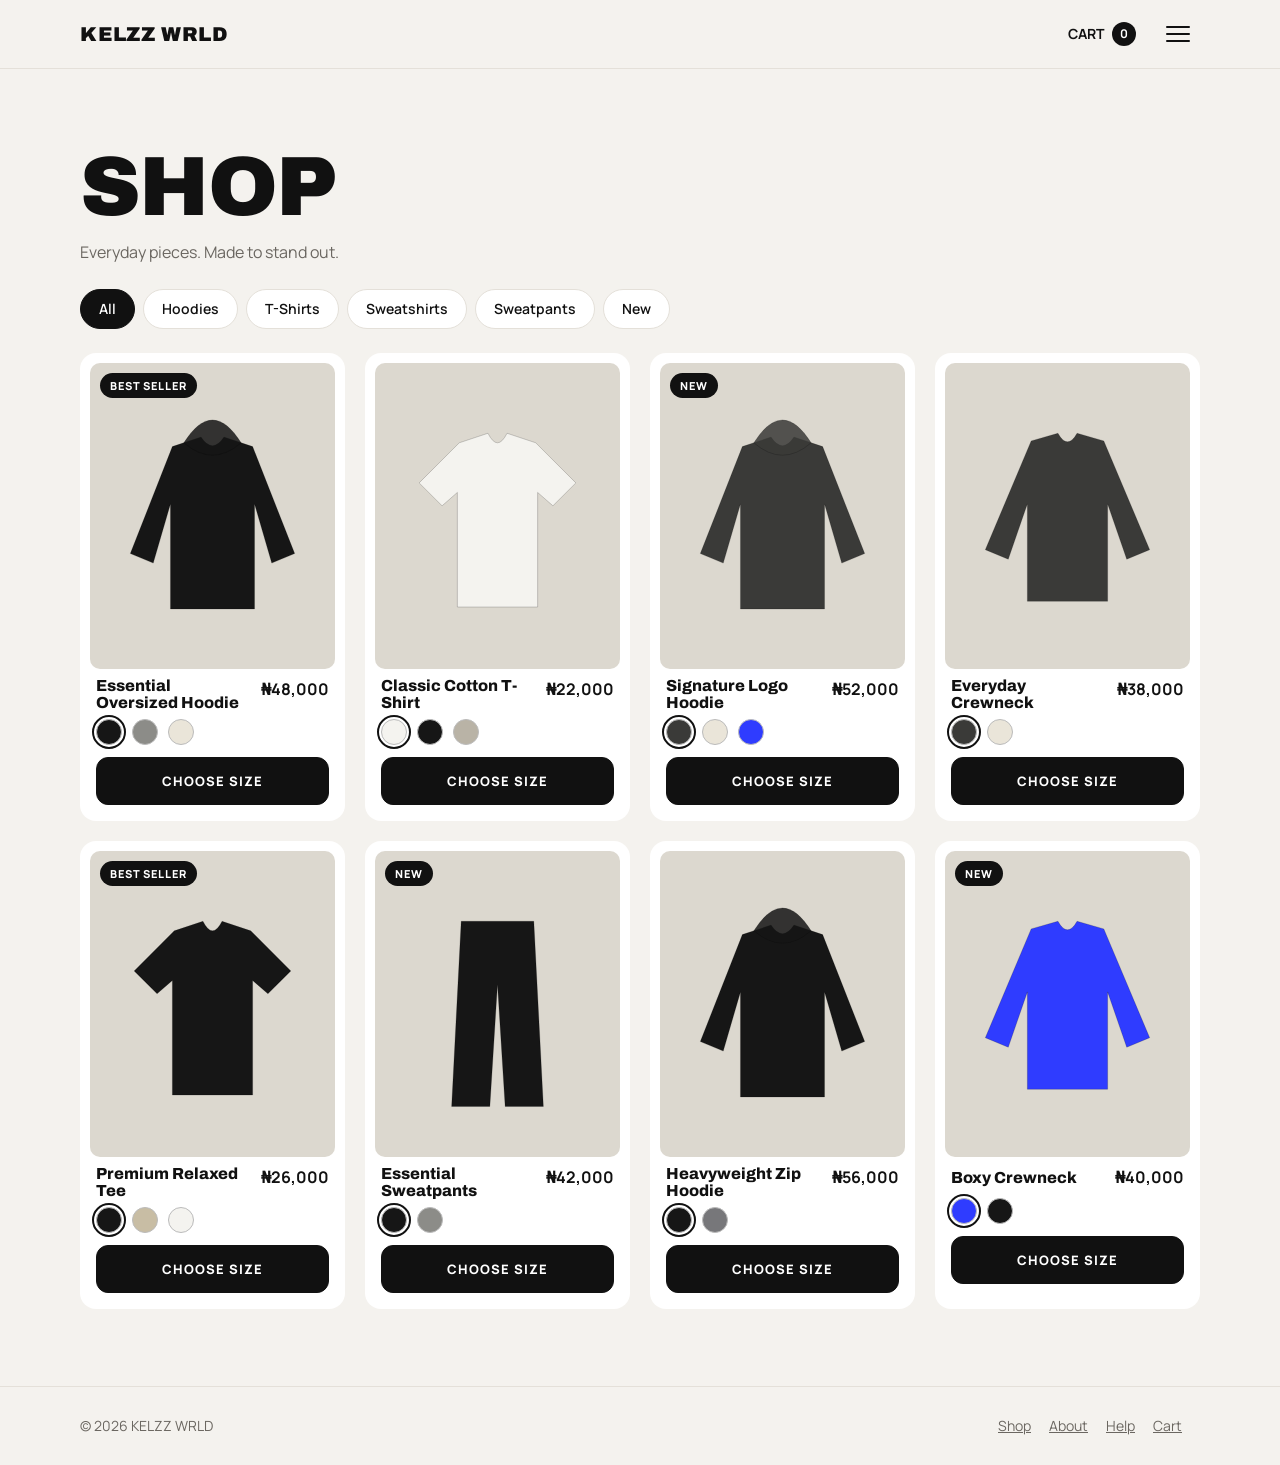
<file: index.html>
<!doctype html><html lang="en"><head><meta charset="utf-8"><meta name="viewport" content="width=device-width,initial-scale=1"><link href="https://fonts.googleapis.com/css2?family=Archivo:wght@800;900&family=Manrope:wght@400;600;700;800&display=swap" rel="stylesheet"><link rel="stylesheet" href="site.css"><title>Shop | KELZZ WRLD</title><meta name="description" content="Hoodies, tees, sweatshirts and sweatpants."></head>
<body data-page="shop"><main class="wrap sec"><h1>Shop</h1><p class="mut" style="margin-top:12px">Everyday pieces. Made to stand out.</p>
<div class="chips" id="cats" role="group" aria-label="Filter by category"></div><div class="grid" id="grid"></div></main>
<dialog id="pdp" aria-label="Product details"></dialog><script src="site.js"></script></body></html>
</file>
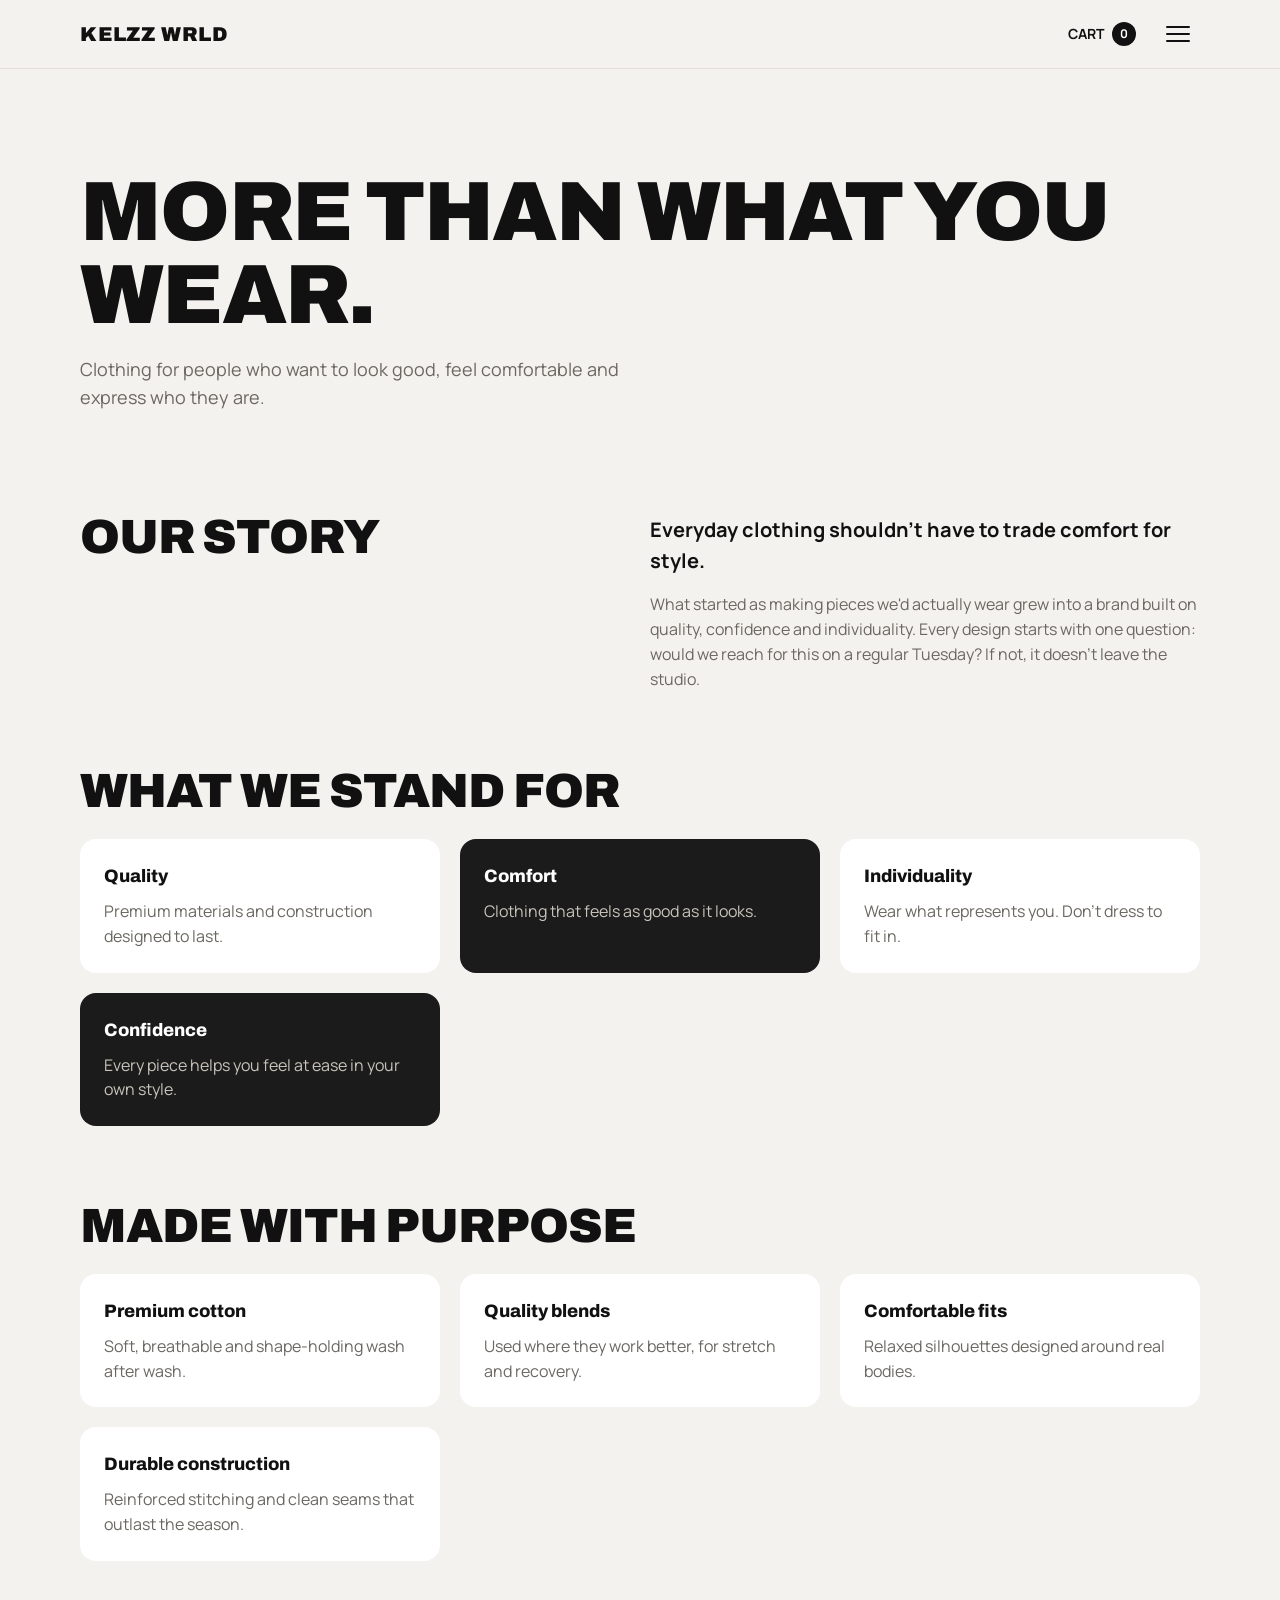
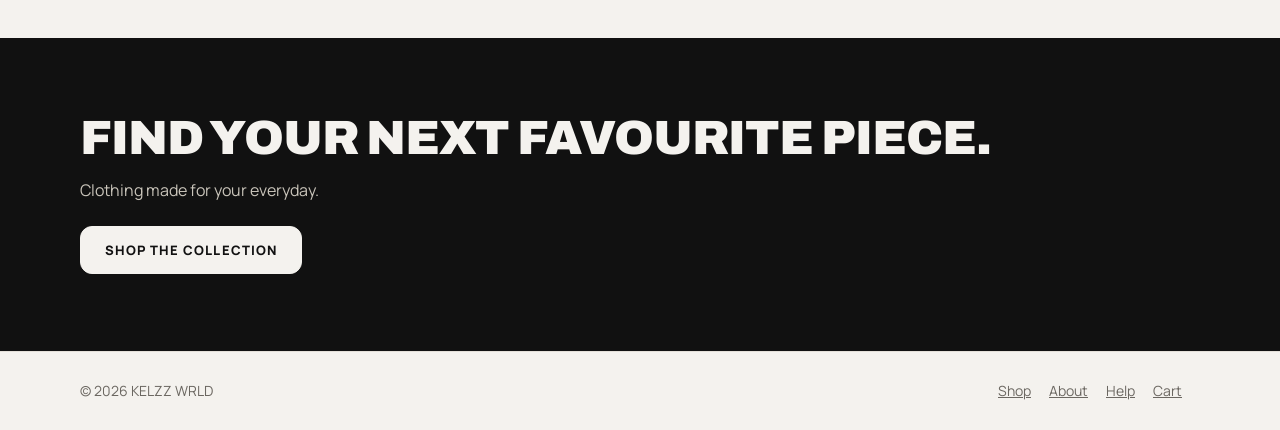
<file: about.html>
<!doctype html><html lang="en"><head><meta charset="utf-8"><meta name="viewport" content="width=device-width,initial-scale=1"><link href="https://fonts.googleapis.com/css2?family=Archivo:wght@800;900&family=Manrope:wght@400;600;700;800&display=swap" rel="stylesheet"><link rel="stylesheet" href="site.css"><title>About</title></head>
<body data-page="about"><main>
<section class="wrap hero"><h1>More than what you wear.</h1><p>Clothing for people who want to look good, feel comfortable and express who they are.</p></section>
<section class="wrap sec" style="padding-top:0"><div class="two"><div><h2>Our story</h2></div><div><p style="font-size:20px;font-weight:700">Everyday clothing shouldn't have to trade comfort for style.</p><p class="mut" style="margin-top:16px">What started as making pieces we'd actually wear grew into a brand built on quality, confidence and individuality. Every design starts with one question: would we reach for this on a regular Tuesday? If not, it doesn't leave the studio.</p></div></div></section>
<section class="wrap sec" style="padding-top:0"><h2 style="margin-bottom:24px">What we stand for</h2><div class="two">
<div class="box"><h3>Quality</h3><p class="mut">Premium materials and construction designed to last.</p></div><div class="box dk"><h3>Comfort</h3><p>Clothing that feels as good as it looks.</p></div><div class="box"><h3>Individuality</h3><p class="mut">Wear what represents you. Don't dress to fit in.</p></div><div class="box dk"><h3>Confidence</h3><p>Every piece helps you feel at ease in your own style.</p></div></div></section>
<section class="wrap sec" style="padding-top:0"><h2 style="margin-bottom:24px">Made with purpose</h2><div class="two">
<div class="box"><h3>Premium cotton</h3><p class="mut">Soft, breathable and shape-holding wash after wash.</p></div><div class="box"><h3>Quality blends</h3><p class="mut">Used where they work better, for stretch and recovery.</p></div><div class="box"><h3>Comfortable fits</h3><p class="mut">Relaxed silhouettes designed around real bodies.</p></div><div class="box"><h3>Durable construction</h3><p class="mut">Reinforced stitching and clean seams that outlast the season.</p></div></div></section>
<section class="band"><div class="wrap sec"><h2>Find your next favourite piece.</h2><p>Clothing made for your everyday.</p><a class="btn" href="index.html">Shop the collection</a></div></section></main><script src="site.js"></script></body></html>
</file>
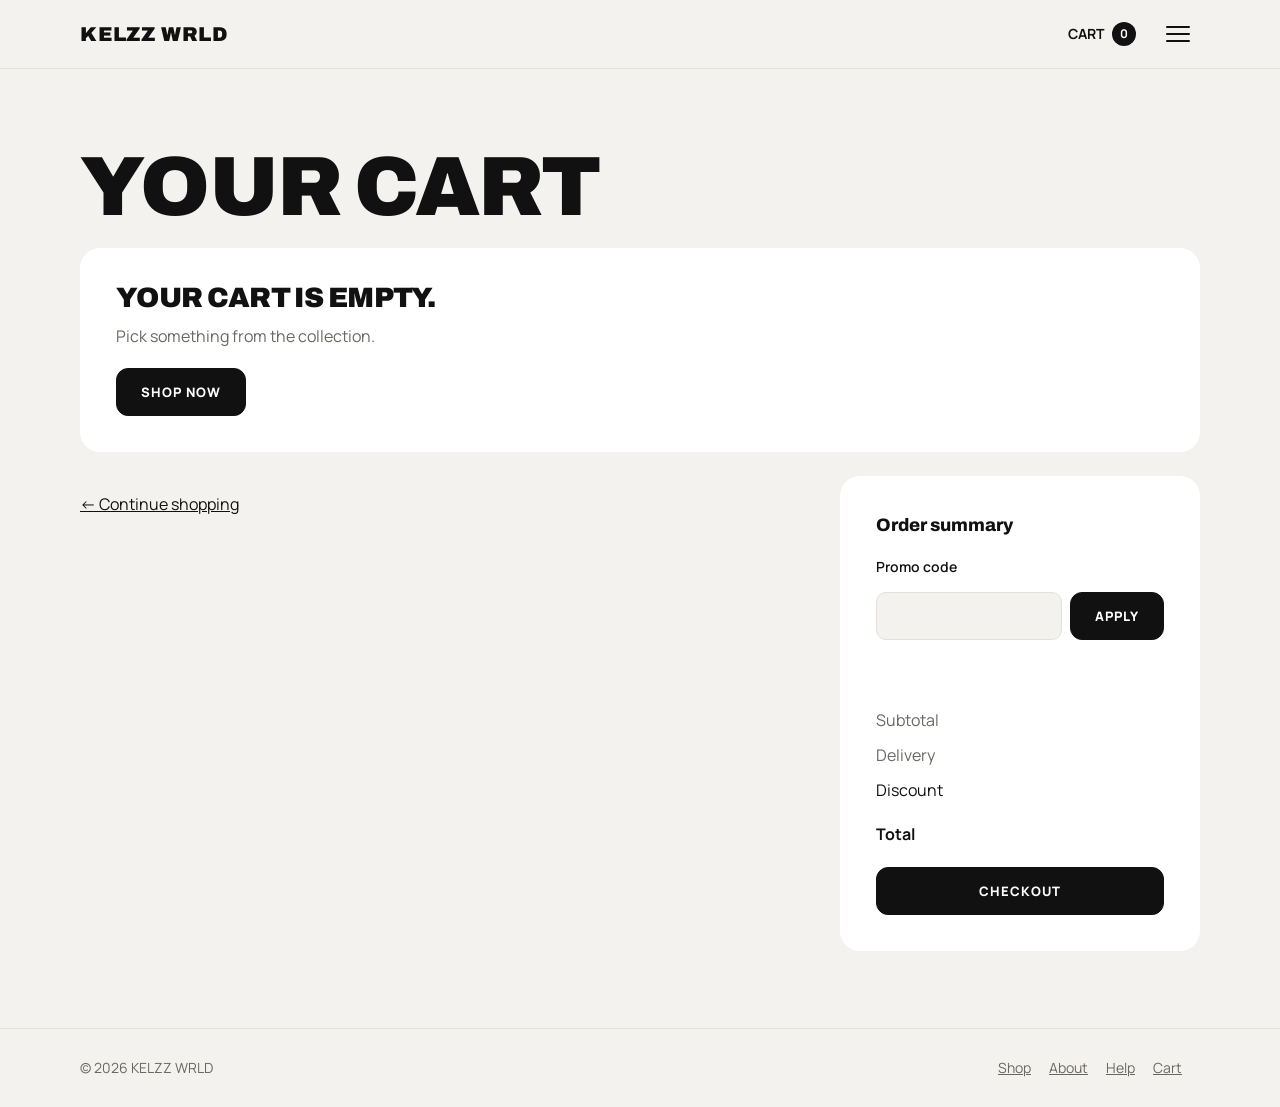
<file: cart.html>
<!doctype html><html lang="en"><head><meta charset="utf-8"><meta name="viewport" content="width=device-width,initial-scale=1"><link href="https://fonts.googleapis.com/css2?family=Archivo:wght@800;900&family=Manrope:wght@400;600;700;800&display=swap" rel="stylesheet"><link rel="stylesheet" href="site.css"><title>Your cart</title></head>
<body data-page="cart"><main class="wrap sec"><h1>Your cart</h1>
<div id="empty" class="panel" hidden><h2 style="font-size:28px">Your cart is empty.</h2><p class="mut" style="margin:12px 0 20px">Pick something from the collection.</p><a class="btn" href="index.html">Shop now</a></div>
<div id="full" class="cart" style="margin-top:24px" hidden><section><div id="lines"></div><p style="margin-top:16px"><a href="index.html">← Continue shopping</a></p></section>
<aside class="panel" style="margin:0"><h3>Order summary</h3>
<form id="promo" style="margin-top:16px"><label class="f" for="pc">Promo code</label><div class="inline"><input id="pc" autocomplete="off"><button class="btn" type="submit">Apply</button></div><p class="err" id="perr" role="alert"></p><p id="applied" style="font-weight:700"></p></form>
<dl><dt class="mut">Subtotal</dt><dd id="sub"></dd><dt class="mut">Delivery</dt><dd id="ship"></dd><span id="disc-row" hidden style="display:contents"><dt>Discount</dt><dd id="disc"></dd></span></dl>
<div class="row" style="justify-content:space-between"><b>Total</b><span class="tot" id="total"></span></div>
<button class="btn full" id="go" style="margin-top:20px">Checkout</button></aside></div></main><script src="site.js"></script></body></html>
</file>
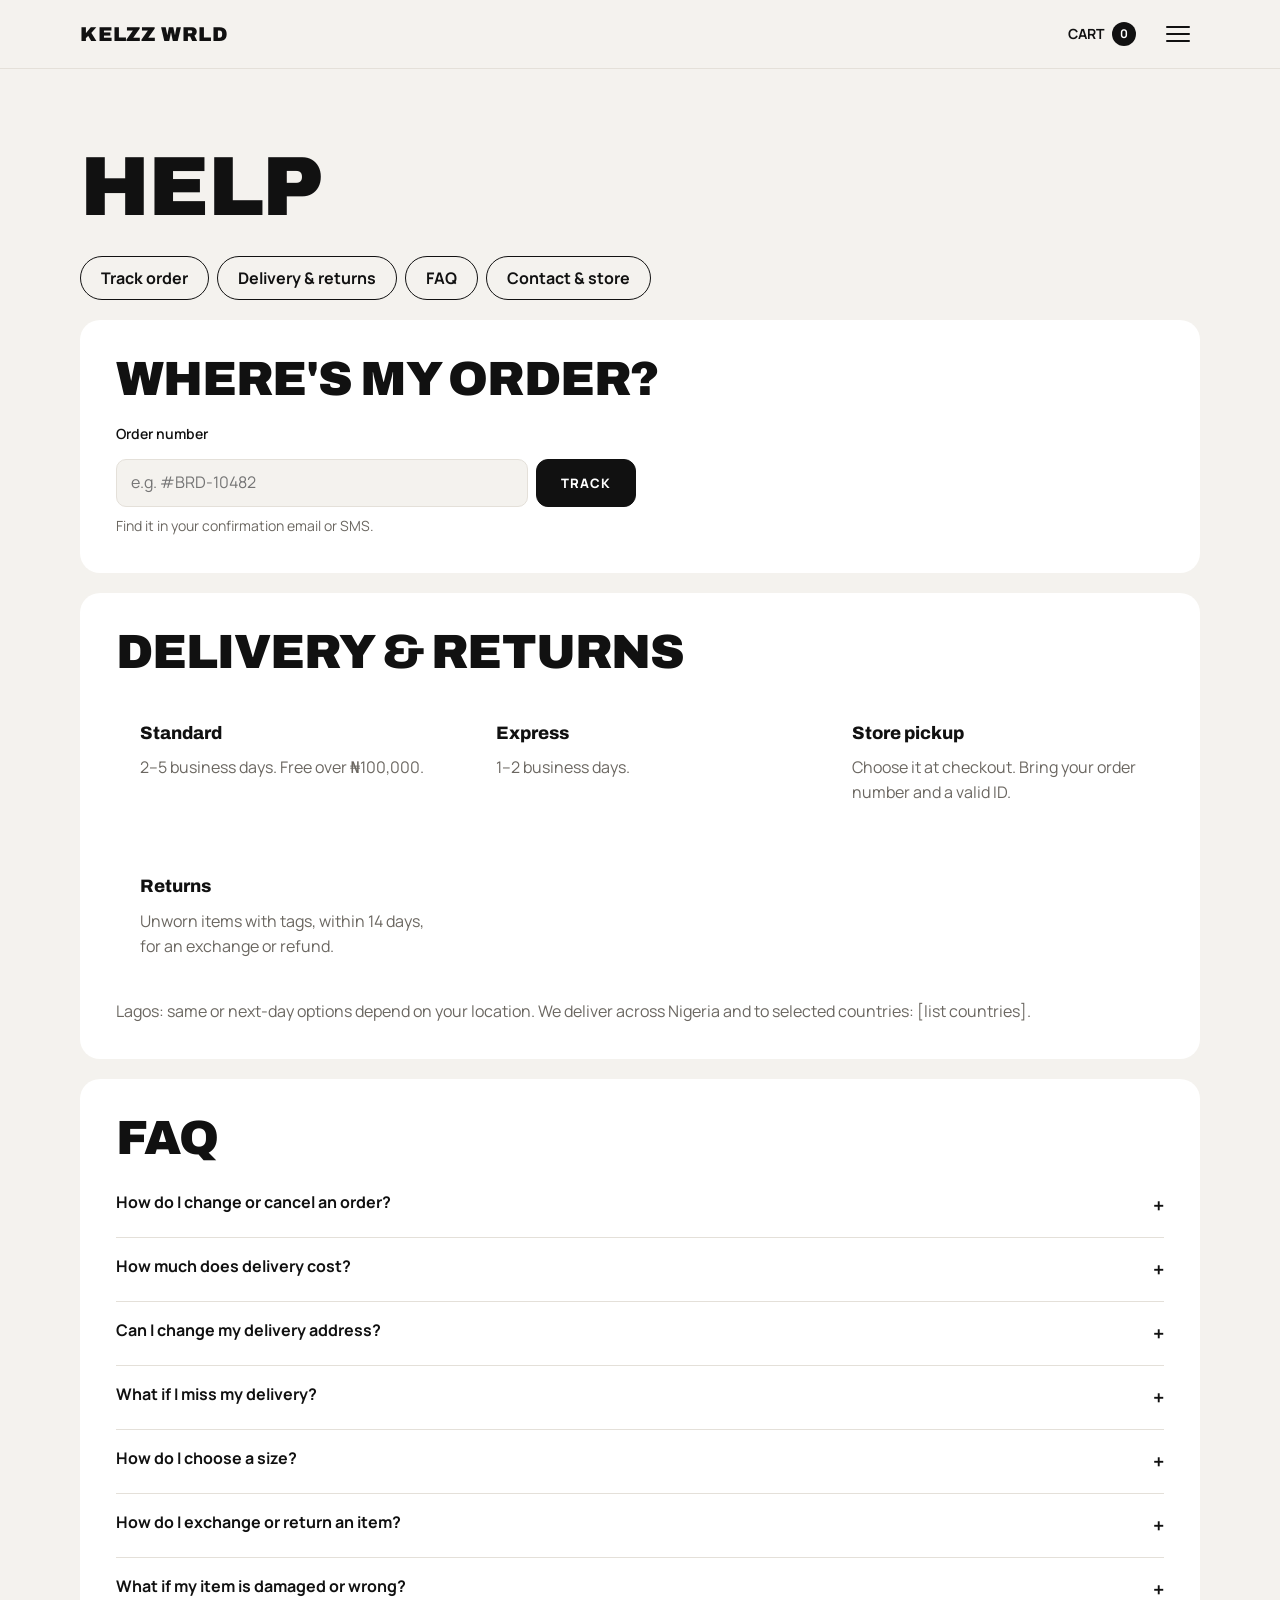
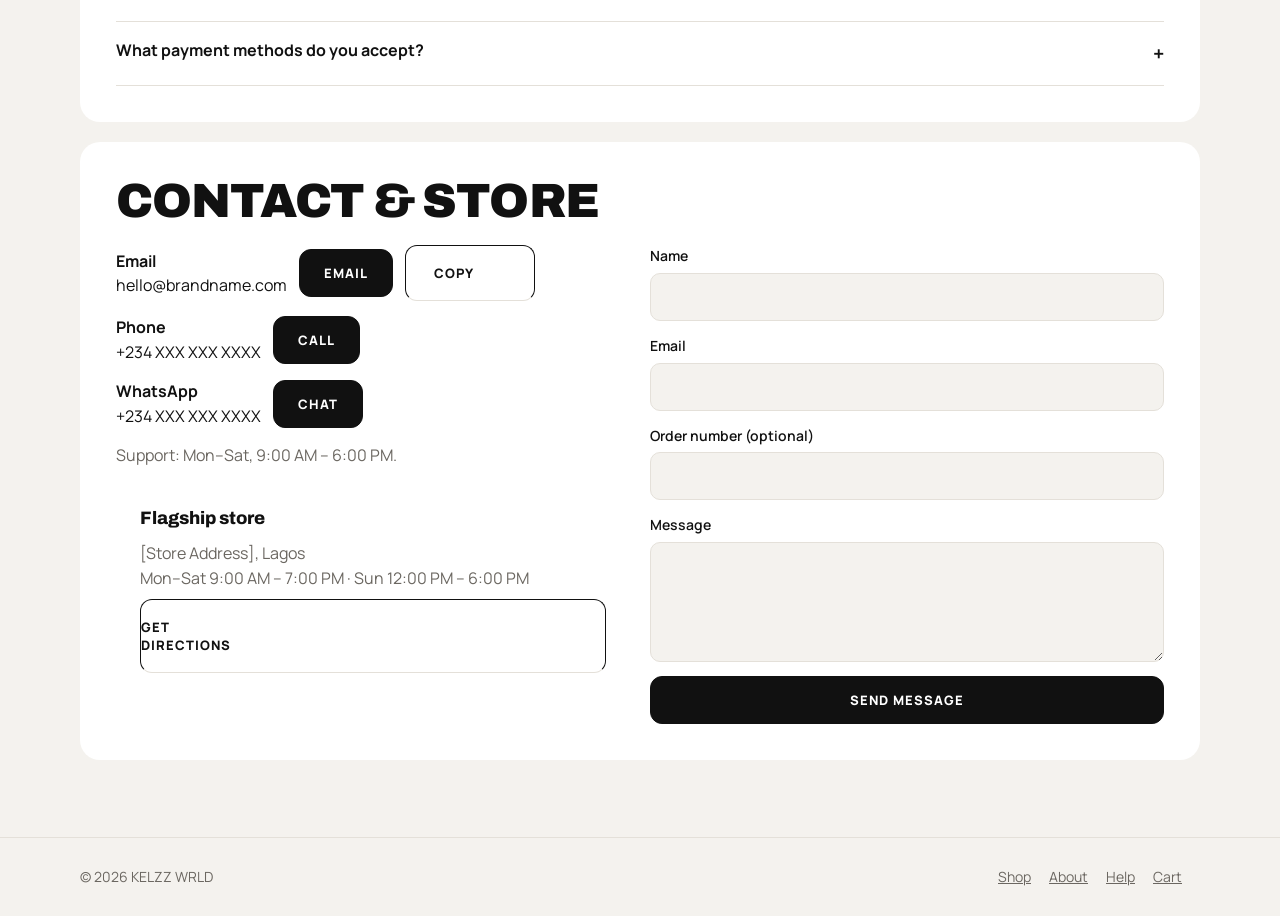
<file: help.html>
<!doctype html><html lang="en"><head><meta charset="utf-8"><meta name="viewport" content="width=device-width,initial-scale=1"><link href="https://fonts.googleapis.com/css2?family=Archivo:wght@800;900&family=Manrope:wght@400;600;700;800&display=swap" rel="stylesheet"><link rel="stylesheet" href="site.css"><title>Help | Track, delivery, FAQ, contact</title></head>
<body data-page="help"><main class="wrap sec"><h1>Help</h1>
<nav class="subnav" aria-label="Help sections"><a href="#track">Track order</a><a href="#delivery">Delivery &amp; returns</a><a href="#faq">FAQ</a><a href="#contact">Contact &amp; store</a></nav>
<section id="track" class="panel"><h2>Where's my order?</h2><form id="trackForm" style="margin-top:20px;max-width:520px"><label class="f" for="on">Order number</label><div class="inline"><input id="on" placeholder="e.g. #BRD-10482" autocomplete="off"><button class="btn" type="submit">Track</button></div></form><p class="mut" style="margin-top:8px;font-size:14px">Find it in your confirmation email or SMS.</p><div id="res" aria-live="polite"></div></section>
<section id="delivery" class="panel"><h2>Delivery &amp; returns</h2><div class="two" style="margin-top:20px">
<div class="box"><h3>Standard</h3><p class="mut">2–5 business days. Free over ₦100,000.</p></div><div class="box"><h3>Express</h3><p class="mut">1–2 business days.</p></div><div class="box"><h3>Store pickup</h3><p class="mut">Choose it at checkout. Bring your order number and a valid ID.</p></div><div class="box"><h3>Returns</h3><p class="mut">Unworn items with tags, within 14 days, for an exchange or refund.</p></div></div>
<p class="mut" style="margin-top:16px">Lagos: same or next-day options depend on your location. We deliver across Nigeria and to selected countries: [list countries].</p></section>
<section id="faq" class="panel"><h2>FAQ</h2><div style="margin-top:12px">
<details><summary>How do I change or cancel an order?</summary><p>Contact us with your order number as soon as you can. We can change or cancel while it's still being prepared. After it ships, return it once delivered.</p></details>
<details><summary>How much does delivery cost?</summary><p>It depends on your location and option. You'll see the exact amount at checkout. Standard delivery is free over ₦100,000.</p></details>
<details><summary>Can I change my delivery address?</summary><p>Yes, while your order is being prepared. Once shipped, it depends on the delivery partner.</p></details>
<details><summary>What if I miss my delivery?</summary><p>The delivery partner will contact you to try again. Message us if you can't be reached at the address.</p></details>
<details><summary>How do I choose a size?</summary><p>Open any product and tap Size guide. Compare the measurements to a piece you own that fits well. Most pieces are relaxed, so size down for a closer fit.</p></details>
<details><summary>How do I exchange or return an item?</summary><p>Send us your order number and the size you want within 14 days of delivery. Items must be unworn with tags attached.</p></details>
<details><summary>What if my item is damaged or wrong?</summary><p>Contact us with your order number and a photo. We'll send a replacement or refund you at no cost.</p></details>
<details><summary>What payment methods do you accept?</summary><p>[List accepted methods.] The options available to you appear at checkout.</p></details>
</div></section>
<section id="contact" class="panel"><h2>Contact &amp; store</h2><div class="two" style="margin-top:20px"><div style="display:grid;gap:14px;align-content:start">
<div class="row"><span><b>Email</b><br>hello@brandname.com</span><a class="btn" href="mailto:hello@brandname.com">Email</a><button class="btn line" data-copy="hello@brandname.com">Copy</button></div>
<div class="row"><span><b>Phone</b><br>+234 XXX XXX XXXX</span><a class="btn" href="tel:+234XXXXXXXXXX">Call</a></div>
<div class="row"><span><b>WhatsApp</b><br>+234 XXX XXX XXXX</span><a class="btn" href="https://wa.me/234XXXXXXXXXX">Chat</a></div>
<p class="mut">Support: Mon–Sat, 9:00 AM – 6:00 PM.</p>
<div class="box"><h3>Flagship store</h3><p class="mut">[Store Address], Lagos<br>Mon–Sat 9:00 AM – 7:00 PM · Sun 12:00 PM – 6:00 PM</p><a class="btn line" href="https://www.google.com/maps/dir/?api=1&destination=Lagos%2C+Nigeria" target="_blank" rel="noopener">Get directions</a></div></div>
<div><form id="msg"><label class="f">Name<input name="n" required autocomplete="name"></label><label class="f">Email<input name="e" type="email" required autocomplete="email"></label><label class="f">Order number (optional)<input name="o"></label><label class="f">Message<textarea name="m" required></textarea></label><button class="btn" type="submit">Send message</button></form><p id="thanks" role="status" hidden><b>Thanks. We'll get back to you as soon as possible.</b></p></div></div></section></main><script src="site.js"></script></body></html>
</file>
<file: site.css>
:root{--bg:#F4F2EE;--fg:#111;--mut:#6B6761;--line:#E4E0D9;--card:#fff;--ink:#111;--ink-fg:#fff;--bone:#E6E1D6;--d:'Archivo','Arial Black',sans-serif;--t:'Manrope','Helvetica Neue',Arial,sans-serif}
@media(prefers-color-scheme:dark){:root{--bg:#181715;--fg:#F4F2EE;--mut:#A8A398;--line:#2E2B26;--card:#22201D;--ink:#F4F2EE;--ink-fg:#111;--bone:#2E2B26}}
*{box-sizing:border-box}html{scroll-behavior:smooth}body{margin:0;background:var(--bg);color:var(--fg);font:16px/1.55 var(--t)}
a{color:inherit}h1,h2,h3,p{margin:0}h1,h2{font-family:var(--d);font-weight:900;text-transform:uppercase;letter-spacing:-.02em;line-height:.98}
h1{font-size:clamp(40px,7vw,84px)}h2{font-size:clamp(28px,4vw,48px)}h3{font-family:var(--d);font-weight:800;font-size:18px}
.wrap{max-width:1200px;margin:0 auto;padding-inline:clamp(16px,4vw,40px)}.sec{padding-block:clamp(40px,6vw,80px)}.mut{color:var(--mut)}
a:focus-visible,button:focus-visible,input:focus-visible,select:focus-visible,textarea:focus-visible,summary:focus-visible{outline:2px solid currentColor;outline-offset:3px}
.nav{border-bottom:1px solid var(--line);position:sticky;top:0;background:var(--bg);z-index:5}
.nav .wrap{display:flex;align-items:center;gap:20px;min-height:68px}.logo{font:900 20px var(--d);letter-spacing:.04em;text-transform:uppercase;text-decoration:none;margin-right:auto}
.nav nav{display:none;position:absolute;top:100%;left:0;right:0;flex-direction:column;background:var(--bg);border-bottom:1px solid var(--line);padding:8px clamp(16px,4vw,40px) 16px;font-weight:700;font-size:16px;text-transform:uppercase;letter-spacing:.04em}.nav.open nav{display:flex}.nav nav a{text-decoration:none;padding:14px 0;border-bottom:1px solid var(--line)}.nav nav a[aria-current]{text-decoration:underline;text-underline-offset:6px}
.burger{width:44px;height:44px;border:0;background:none;color:inherit;cursor:pointer;display:grid;place-items:center;padding:0}.burger span,.burger span::before,.burger span::after{display:block;width:24px;height:2px;background:currentColor;border-radius:2px;transition:transform .25s,top .25s,background .25s}.burger span{position:relative}.burger span::before,.burger span::after{content:"";position:absolute;left:0}.burger span::before{top:-7px}.burger span::after{top:7px}.burger[aria-expanded=true] span{background:transparent}.burger[aria-expanded=true] span::before{top:0;transform:rotate(45deg)}.burger[aria-expanded=true] span::after{top:0;transform:rotate(-45deg)}
.bag{display:flex;gap:8px;align-items:center;font-weight:700;font-size:14px;text-transform:uppercase;text-decoration:none;min-height:44px}.bag b{background:var(--ink);color:var(--ink-fg);border-radius:999px;min-width:24px;height:24px;display:grid;place-items:center;font-size:12px}
.btn{display:inline-flex;align-items:center;justify-content:center;min-height:48px;padding:0 24px;border-radius:12px;border:1px solid var(--ink);background:var(--ink);color:var(--ink-fg);font:800 13px var(--t);letter-spacing:.08em;text-transform:uppercase;text-decoration:none;cursor:pointer}
.btn.line{background:transparent;color:var(--fg)}.btn.full{width:100%}.btn:disabled{opacity:.4;cursor:not-allowed}
.chips{display:flex;gap:8px;flex-wrap:wrap;margin:24px 0}.chip{min-height:40px;padding:0 18px;border-radius:999px;border:1px solid var(--line);background:var(--card);color:var(--fg);font:600 14px var(--t);cursor:pointer}.chip[aria-pressed=true]{background:var(--ink);color:var(--ink-fg);border-color:var(--ink)}
.grid{display:grid;grid-template-columns:repeat(auto-fill,minmax(250px,1fr));gap:20px}
.card{background:var(--card);border-radius:16px;padding:10px 10px 16px;display:flex;flex-direction:column;gap:8px}.card .pic{border:0;padding:0;background:none;cursor:pointer;position:relative;border-radius:10px;overflow:hidden;aspect-ratio:4/5}.card img{width:100%;height:100%;object-fit:cover;display:block}
.badge{position:absolute;top:10px;left:10px;background:var(--ink);color:var(--ink-fg);font:800 11px var(--t);letter-spacing:.08em;text-transform:uppercase;padding:5px 10px;border-radius:999px}
.meta{display:flex;justify-content:space-between;gap:10px;padding:0 6px;font-weight:700}.name{border:0;background:none;padding:0;font:800 16px var(--d);text-align:left;cursor:pointer;color:inherit}
.sw{width:26px;height:26px;border-radius:50%;border:1px solid #bbb;background:var(--c);cursor:pointer;padding:0}.sw[aria-pressed=true]{outline:2px solid var(--fg);outline-offset:2px}.swatches{display:flex;gap:10px;padding:0 6px}
.card .btn{margin:4px 6px 0}
dialog{border:0;border-radius:20px;padding:0;width:min(880px,94vw);max-height:92vh;background:var(--bg);color:var(--fg)}dialog::backdrop{background:rgba(0,0,0,.55)}
.pdp{display:grid;grid-template-columns:1fr 1fr}.pdp>img{width:100%;height:100%;object-fit:cover;min-height:300px}.pdp .body{padding:28px;display:grid;gap:14px;align-content:start;position:relative}
.x{position:absolute;top:10px;right:10px;width:44px;height:44px;border:0;background:none;font-size:26px;cursor:pointer;color:inherit}
.sizes{display:flex;gap:8px;flex-wrap:wrap}.size{min-width:46px;min-height:44px;border:1px solid var(--line);background:var(--card);color:var(--fg);border-radius:10px;font-weight:700;cursor:pointer}.size[aria-pressed=true]{background:var(--ink);color:var(--ink-fg);border-color:var(--ink)}
.lbl{font-weight:700;font-size:14px;margin-bottom:8px}.err{color:#B3261E;font-size:14px;min-height:20px}
.qty{display:inline-flex;align-items:center;border:1px solid var(--line);border-radius:999px;background:var(--card)}.qty button{width:44px;height:44px;border:0;background:none;font-size:20px;cursor:pointer;color:inherit}.qty output{min-width:28px;text-align:center;font-weight:700}
.row{display:flex;gap:12px;align-items:center;flex-wrap:wrap}table{border-collapse:collapse;width:100%;font-size:14px}td,th{padding:8px;border-bottom:1px solid var(--line);text-align:left}
.toast{position:fixed;left:50%;bottom:24px;transform:translate(-50%,40px);opacity:0;pointer-events:none;background:var(--ink);color:var(--ink-fg);padding:12px 20px;border-radius:12px;font-weight:600;transition:.25s;z-index:20}.toast.on{transform:translate(-50%,0);opacity:1;pointer-events:auto}.toast a{margin-left:12px}
.hero{padding-block:clamp(48px,8vw,110px)}.hero p{max-width:560px;margin-top:20px;font-size:18px;color:var(--mut)}
.two{display:grid;grid-template-columns:repeat(auto-fit,minmax(min(280px,100%),1fr));gap:20px}.box{background:var(--card);border-radius:16px;padding:24px;display:grid;gap:8px;align-content:start}.box.dk{background:#1B1B1B;color:#fff}.box.dk p{color:#C9C4BA}
.band{background:#111;color:#F4F2EE}.band .btn{background:#F4F2EE;color:#111;border-color:#F4F2EE}.band p{color:#C9C4BA;margin:16px 0 24px}
.subnav{display:flex;gap:8px;flex-wrap:wrap;margin-top:28px}.subnav a{min-height:44px;display:inline-flex;align-items:center;padding:0 20px;border-radius:999px;border:1px solid var(--fg);font-weight:700;text-decoration:none}
.panel{background:var(--card);border-radius:20px;padding:clamp(20px,3vw,36px);margin-top:20px}
form{display:grid;gap:14px}.f{display:grid;gap:6px;font-weight:600;font-size:14px}input,select,textarea{font:inherit;min-height:48px;padding:10px 14px;border:1px solid var(--line);border-radius:10px;background:var(--bg);color:var(--fg);width:100%}textarea{min-height:120px}
.inline{display:flex;gap:8px}.inline input{flex:1}
.steps{list-style:none;padding:0;margin:20px 0 0;display:grid;gap:12px}.steps li{display:flex;gap:12px;align-items:center;color:var(--mut)}.steps i{width:14px;height:14px;border-radius:50%;border:2px solid var(--mut);flex:none}.steps .done,.steps .now{color:var(--fg);font-weight:700}.steps .done i{background:var(--fg);border-color:var(--fg)}.steps .now i{border-color:var(--fg);box-shadow:0 0 0 4px var(--line)}
details{border-bottom:1px solid var(--line)}summary{cursor:pointer;font-weight:700;padding:16px 0;list-style:none;display:flex;justify-content:space-between;gap:16px;min-height:44px}summary::after{content:"+";font-size:20px}details[open] summary::after{content:"−"}details p{padding-bottom:16px;color:var(--mut);max-width:70ch}
.cart{display:grid;grid-template-columns:1fr 360px;gap:32px;align-items:start}.line{display:grid;grid-template-columns:96px 1fr auto;gap:16px;padding:18px 0;border-bottom:1px solid var(--line)}.line img{width:96px;height:120px;object-fit:cover;border-radius:10px}.link{border:0;background:none;color:var(--mut);text-decoration:underline;cursor:pointer;font:inherit;min-height:44px}
dl{display:grid;grid-template-columns:1fr auto;gap:10px;margin:20px 0}dd{margin:0;text-align:right;font-weight:600}.tot{font:900 28px var(--d)}
footer{border-top:1px solid var(--line)}footer .wrap{display:flex;flex-wrap:wrap;gap:12px 28px;justify-content:space-between;padding-block:28px;font-size:14px;color:var(--mut)}footer a{margin-right:18px}
@media(max-width:760px){.pdp,.cart{grid-template-columns:1fr}.line{grid-template-columns:72px 1fr}.line>:last-child{grid-column:2}.line img{width:72px;height:90px}}
@media(prefers-reduced-motion:reduce){*{transition:none!important;scroll-behavior:auto!important}}
</file>
